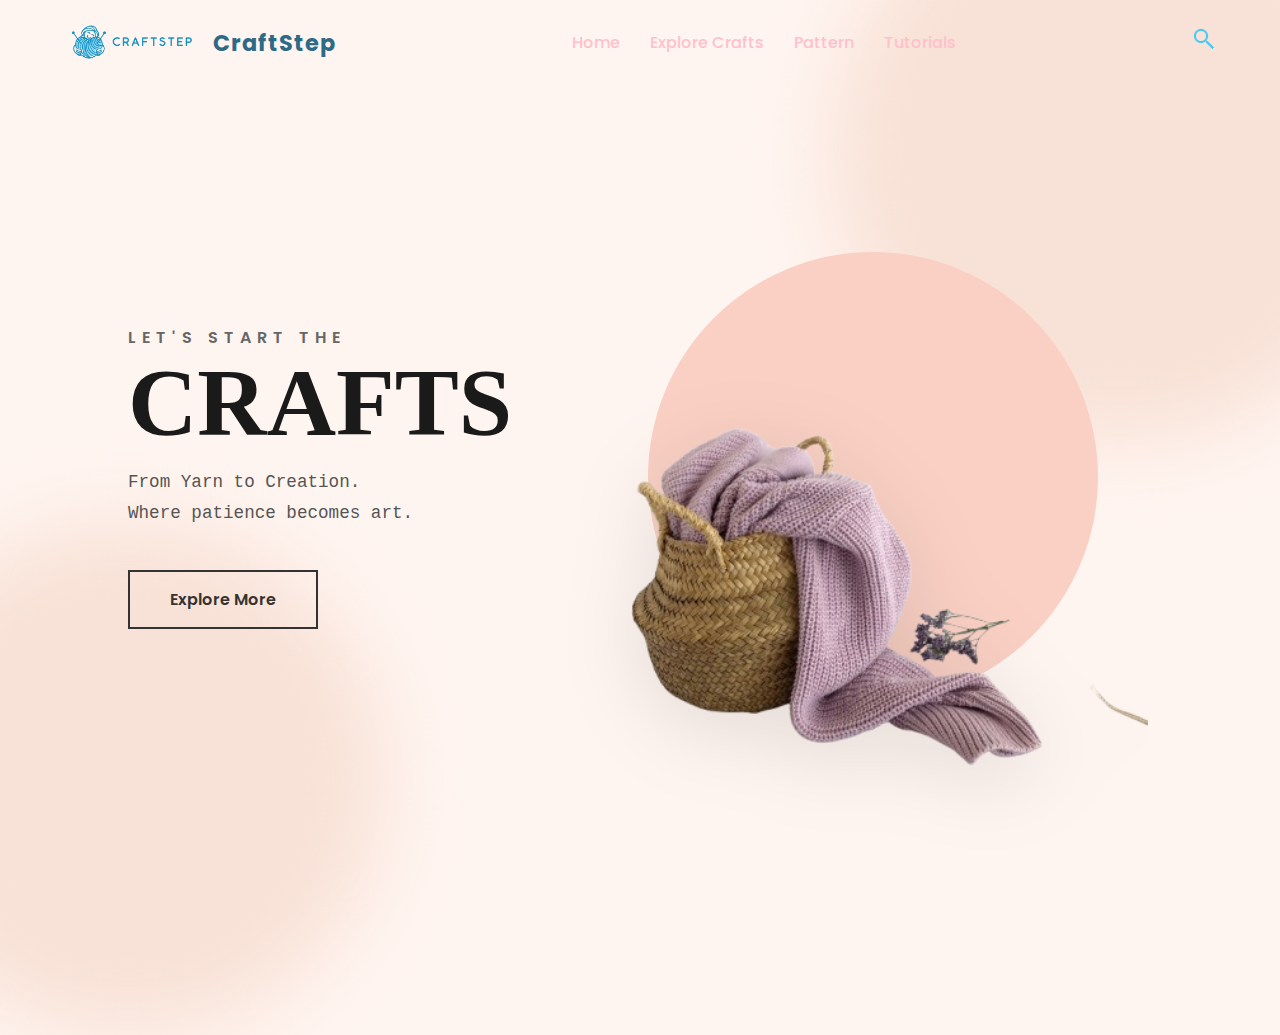
<file: index.html>
<!DOCTYPE html>
<html lang="en">
<head>
    <meta charset="UTF-8">
    <meta name="viewport" content="width=device-width, initial-scale=1.0">
    <title>Welcome to CraftStep</title>
    <link rel="stylesheet" href="landing.css">
    <link href="https://fonts.googleapis.com/css2?family=Poppins:wght@300;400;600;700&display=swap" rel="stylesheet">
</head>
<body>

    <nav>
        <div class="logo">
            <img src="logo.png" alt="Logo">
            <span>CraftStep</span>
        </div>
        <div class="nav-links">
            <a href="index.html" class="active">Home</a>
            <a href="homepage.html">Explore Crafts</a>
            <a href="homepage.html">Pattern</a>
            <a href="#">Tutorials</a>
        </div>
        <div class="search-icon">
            <img src="searcicon.png" alt="Search">
        </div>
    </nav>

    <header class="hero">
        <div class="hero-text">
            <p class="subtitle">LET'S START THE</p>
            <h1>CRAFTS</h1>
            <p class="description">
                From Yarn to Creation.<br>
                Where patience becomes art.
            </p>
            <a href="homepage.html" class="explore-btn">Explore More</a>
        </div>

        <div class="hero-visual">
            <div class="pink-circle"></div>
            <img src="crochetpic.png" alt="Crochet Basket" class="hero-img">
        </div>
    </header>

    <div class="blob-left"></div>
    <div class="blob-right"></div>
<div class="search-icon">
    <a href="homepage.html"> 
        <img src="searcicon.png" alt="Search">
    </a>
</div>

<style>
/* Add this to landing.css */
@media (max-width: 768px) {
    .hero-img {
        max-width: 250px; /* Shrink image on phone so it fits */
        margin-bottom: 20px;
    }
    .hero-text h1 {
        font-size: 3rem; /* Smaller text on phone */
    }
    .hero {
        padding: 20px;
        flex-direction: column-reverse;
        justify-content: center;
    }
}
.explore-btn {
    /* Hover Animation */
    transition: all 0.3s cubic-bezier(0.25, 0.8, 0.25, 1);
}
.explore-btn:hover {
    transform: scale(1.05);
    background: #333;
    color: white;
    box-shadow: 0 5px 15px rgba(0,0,0,0.2);
}
</style>
    
</body>
    </html>
</file>
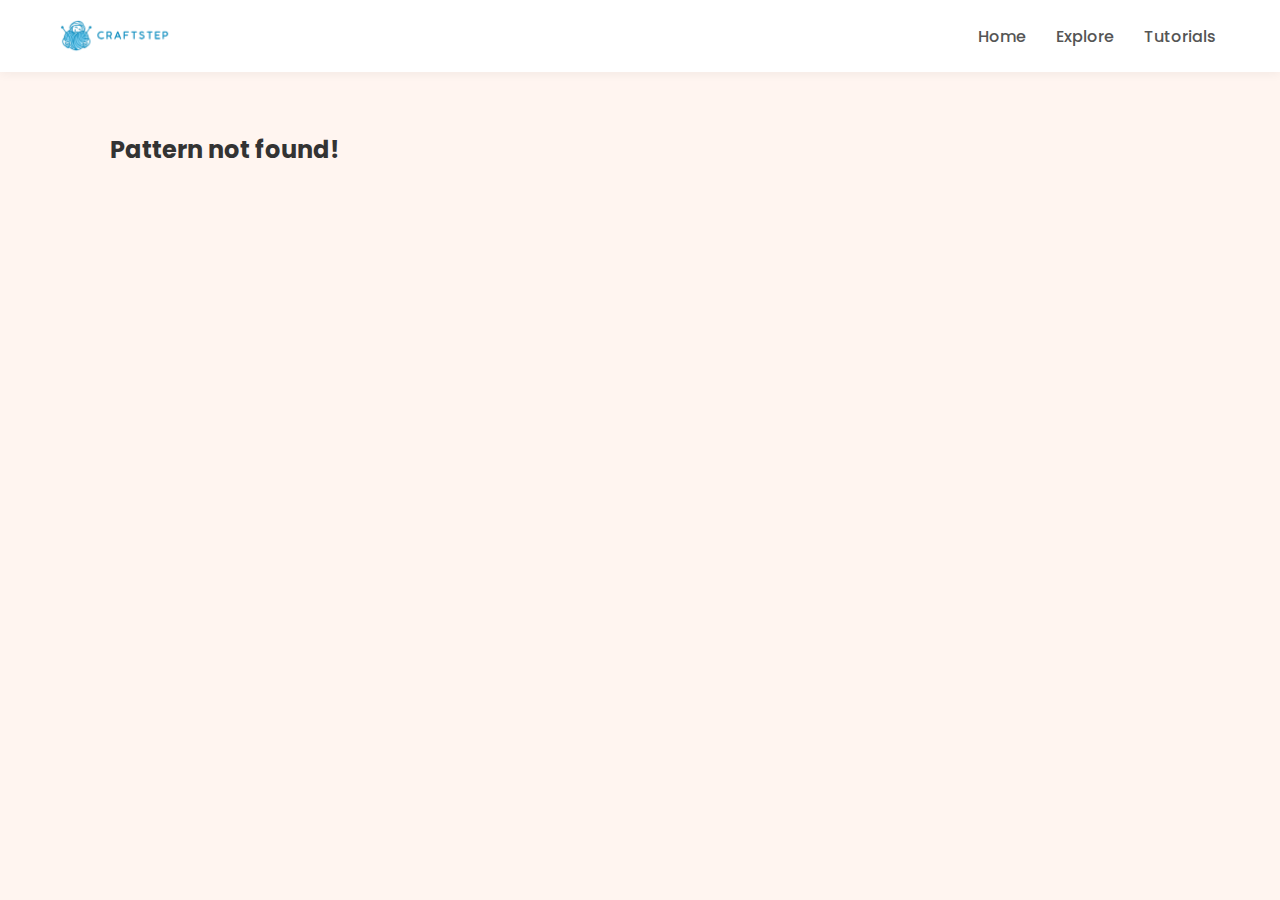
<file: pattern.html>
<!DOCTYPE html>
<html lang="en">
<head>
    <meta charset="UTF-8">
    <meta name="viewport" content="width=device-width, initial-scale=1.0">
    <title>Pattern Details | CraftStep</title>
    <link rel="stylesheet" href="homie.css">
    <link rel="stylesheet" href="pattern.css">
    <link href="https://fonts.googleapis.com/css2?family=Poppins:wght@300;400;600;700&display=swap" rel="stylesheet">
</head>
<body>

    <nav class="navbar">
        <div class="logo">
            <img src="logo.png" alt="CraftStep Logo">
            
        </div>
        <ul class="nav-links">
            <li><a href="index.html">Home</a></li>
            <li><a href="homepage.html">Explore</a></li>
            <li><a href="#">Tutorials</a></li>
        </ul>
        <div class="menu-toggle" id="mobile-menu">
            <span class="bar"></span>
            <span class="bar"></span>
            <span class="bar"></span>
        </div>
    </nav>

    <main class="pattern-container">
        
        <div class="pattern-header">
            <h1 id="p-title">Loading Pattern...</h1>
            <div class="meta-tags">
                <span id="p-difficulty" class="badge">Difficulty</span>
                <span id="p-category" class="badge" style="background:#e3f2fd; color:#1565c0;">Category</span>
                <span id="p-time" class="time-badge"> Calculating time...</span>
            </div>
        </div>

        <div class="pattern-grid">
            
            <div class="pattern-visual">
                <img id="p-image" src="" alt="Craft Preview">
            </div>

            <div class="pattern-info">
                
                <div class="info-group">
                    <h3> Materials Needed</h3>
                    <ul id="p-materials">
                        </ul>
                </div>

                <div class="info-group">
                    <h3> Tools</h3>
                    <ul id="p-tools">
                        </ul>
                </div>

                <div class="info-group">
                    <h3>Techniques Used</h3>
                    <div class="tech-tags" id="p-techs">
                        </div>
                </div>

                <div class="action-area">
                    <a href="homepage.html" class="btn-secondary"> Go Back</a>
                    <button id="start-tutorial-btn" class="btn-primary-lg">Start Tutorial </button>
                </div>
            </div>
        </div>
    </main>


    <script src="script.js"></script>
    <script>
      
        document.getElementById('mobile-menu').addEventListener('click', function() {
            document.querySelector('.nav-links').classList.toggle('active');
        });
    </script>
</body>
                    </html>
</file>
<file: homie.css>
* {
    margin: 0;
    padding: 0;
    box-sizing: border-box;
    font-family: 'Poppins', sans-serif;
}

body {
    background-color: #FFF5F0; 
    color: #333;
}

.navbar {
    display: flex;
    justify-content: space-between;
    align-items: center;
    padding: 1rem 5%;
    background: white;
    box-shadow: 0 2px 10px rgba(0,0,0,0.05);
    position: sticky;
    top: 0;
    z-index: 100;
}

.logo{
    display: flex;
    align-items: center;
    gap: 10px;
    font-weight: 600;
    font-size: 1.2rem;
    color: #2c3e50;
}

.logo img { height: 40px;
          align-items: center;
          justify-content: center;
           position: relative;
           right: 10px
          }

.nav-links {
    list-style: none;
    display: flex;
    gap: 30px;
}

.nav-links a {
    text-decoration: none;
    color: #555;
    font-weight: 500;
    transition: color 0.3s;
}

.nav-links a:hover, .nav-links a.active {
    color: #E67E22;
}


.explore-header {
    text-align: center;
    padding: 60px 20px;
  
     background-image: url(yarn.jpg);
     background-size: cover;
     filter: blur(0.1px);
    color: #fff4ec !important;
}

.explore-header h1 {
    font-size: 2.2rem;
    margin-bottom: 10px;
    color: #FFF4EC !important;
    
}
.explore-header p {
    color:#f6f6f6 !important;
}

/* --- SEARCH BAR --- */
.search-wrapper {
    margin-top: 30px;
    display: flex;
    justify-content: center;
    gap: 10px;
}

#search-input {
    padding: 12px 25px;
    width: 100%;
    max-width: 500px;
    border: 2px solid #ddd;
    border-radius: 30px;
    font-size: 1rem;
    transition: all 0.3s;
}

#search-input:focus {
    border-color: #E67E22;
    outline: none;
    box-shadow: 0 0 10px rgba(230, 126, 34, 0.2);
}

.search-btn {
    background: #E67E22;
    border: none;
    border-radius: 50%;
    width: 48px;
    height: 48px;
    cursor: pointer;
    display: flex;
    align-items: center;
    justify-content: center;
    transition: transform 0.2s;
}

.search-btn:hover {
    transform: scale(1.1);
}

.search-btn img {
    width: 20px;
    filter: brightness(0) invert(1); 
}

main {
    padding: 40px 5%;
    min-height: 60vh;
}

.card-container {
    display: grid;
   
    grid-template-columns: repeat(auto-fit, minmax(280px, 1fr));
    gap: 30px;
}


.card {
    background: white;
    border-radius: 15px;
    overflow: hidden;
    box-shadow: 0 10px 20px rgba(0,0,0,0.05);
    transition: transform 0.3s ease, box-shadow 0.3s ease;
    display: flex;
    flex-direction: column;
}

.card:hover {
    transform: translateY(-8px);
    box-shadow: 0 15px 30px rgba(0,0,0,0.1);
}

.card-img {
    height: 220px;
    background-size: cover;
    background-position: center;
    border-bottom: 1px solid #eee;
}

.card-info {
    padding: 20px;
    text-align: center;
    flex-grow: 1;
    display: flex;
    flex-direction: column;
    justify-content: space-between;
}

.card-info h3 {
    margin-bottom: 5px;
    font-size: 1.2rem;
    color: #2c3e50;
}

.badge {
    background: #FFF3E0;
    color: #E67E22;
    padding: 4px 12px;
    border-radius: 20px;
    font-size: 0.8rem;
    font-weight: 600;
    display: inline-block;
    margin-bottom: 10px;
}

.btn-primary {
    display: block;
    width: 100%;
    padding: 12px;
    background: #2c3e50;
    color: white;
    text-decoration: none;
    border-radius: 8px;
    font-weight: 600;
    transition: background 0.3s;
}

.btn-primary:hover {
    background: #34495e;
}


footer {
    text-align: center;
    padding: 20px;
    background: white;
    margin-top: 50px;
    color: #777;
}

.menu-toggle {
    display: none;
    flex-direction: column;
    cursor: pointer;
    gap: 5px;
}

.bar {
    width: 25px;
    height: 3px;
    background-color: #333;
}

@media (max-width: 768px) {
    .menu-toggle { display: flex; }
    
    .nav-links {
        display: none;
        flex-direction: column;
        width: 100%;
        position: absolute;
        top: 70px;
        left: 0;
        background: white;
        padding: 20px 0;
        text-align: center;
        box-shadow: 0 5px 10px rgba(0,0,0,0.1);
    }
    
    .nav-links.active { display: flex; }
    
    .explore-header h1 { font-size: 1.8rem; }
    }
</file>
<file: pattern.css>
/* pattern.css */
body {
    background-color: #FFF5F0;
    font-family: 'Poppins', sans-serif;
}

.pattern-container {
    max-width: 1100px;
    margin: 40px auto;
    padding: 20px;
}

.pattern-header {
    text-align: center;
    margin-bottom: 40px;
}

.pattern-header h1 {
    font-size: 2.5rem;
    color: #2c3e50;
    margin-bottom: 10px;
}

.time-badge {
    background: #FFE4D6;
    color: #E67E22;
    padding: 5px 15px;
    border-radius: 20px;
    font-weight: 600;
    display: inline-block;
}

.pattern-grid {
    display: grid;
    grid-template-columns: 1fr 1.2fr;
    gap: 40px;
    background: white;
    padding: 30px;
    border-radius: 20px;
    box-shadow: 0 10px 30px rgba(0,0,0,0.05);
}

.pattern-visual img {
    width: 100%;
    height: 100%;
    object-fit: cover;
    border-radius: 15px;
    max-height: 500px;
}

.pattern-info h3 {
    font-size: 1.2rem;
    color: #333;
    margin-bottom: 15px;
    border-bottom: 2px solid #FFF5F0;
    padding-bottom: 5px;
}

.info-group {
    margin-bottom: 30px;
}

.info-group ul {
    list-style: none;
    padding-left: 10px;
}

.info-group ul li {
    margin-bottom: 8px;
    color: #555;
    display: flex;
    align-items: center;
}

.info-group ul li::before {
    content: "•";
    color: #E67E22;
    font-weight: bold;
    display: inline-block;
    width: 1em;
}

.tech-tags {
    display: flex;
    flex-wrap: wrap;
    gap: 10px;
}

.tech-tags span {
    background: #f0f2f5;
    padding: 6px 12px;
    border-radius: 8px;
    font-size: 0.9rem;
    color: #555;
}

.btn-primary-lg {
    width: 100%;
    padding: 15px;
    background-color: #E67E22;
    color: white;
    border: none;
    border-radius: 10px;
    font-size: 1.1rem;
    font-weight: 600;
    cursor: pointer;
    transition: transform 0.2s, box-shadow 0.2s;
}

.btn-primary-lg:hover {
    transform: translateY(-2px);
    box-shadow: 0 5px 15px rgba(230, 126, 34, 0.4);
}

.btn-secondary {
    text-decoration: none;
    color: #777;
    font-weight: 500;
    display: inline-block;
    margin-right: 20px;
}

/* Mobile */
@media (max-width: 768px) {
    .pattern-grid {
        grid-template-columns: 1fr;
    }
}
</file>
<file: landing.css>
/* --- RESET --- */
* {
    margin: 0;
    padding: 0;
    box-sizing: border-box;
    font-family: 'Poppins', sans-serif;
}

body {
    background-color: #FFF5F0;
    overflow-x: hidden;
    height: 100vh;
    position: relative;
    display: flex;
    flex-direction: column;
}


nav {
    display: flex;
    justify-content: space-between;
    align-items: center;
    padding: 20px 5%;
    position: relative;
    z-index: 100;
    
}

.logo {
    display: flex;
    align-items: center;
    gap: 10px;
    font-weight: 700;
    font-size: 1.4rem;
    color: #2D6A86;
    letter-spacing: 1px;
}

.logo img {
    height: 45px;
}

.nav-links {
    display: flex;
    gap: 30px;
}

.nav-links a {
    text-decoration: none;
    color:pink;
    font-size: 1rem;
    font-weight: 500;
    transition: color 0.3s;
}

.nav-links a:hover {
    color: #E67E22;
}

.search-icon img {
    height: 24px;
    opacity: 0.7;
    cursor: pointer;
    transition: transform 0.2s;
}

.search-icon img:hover {
    transform: scale(1.1);
    opacity: 1;
}


.hero {
    display: flex;
    align-items: center;
    justify-content: space-between;
    padding: 0 10%;
    flex: 1;
    position: relative;
    z-index: 10;
}


.hero-text {
    flex: 1;
    z-index: 5;
}

.subtitle {
    letter-spacing: 6px;
    font-size: 1rem;
    margin-bottom: 10px;
    text-transform: uppercase;
    color: #666;
    font-weight: 600;
}

h1 {
    font-family: 'Playfair Display', serif; 
    font-size: 6rem;
    font-weight: 700;
    margin-bottom: 20px;
    color: #1a1a1a;
    line-height: 0.9;
}

.description {
    color: #555;
    margin-bottom: 40px;
    line-height: 1.8;
    font-size: 1.1rem;
    max-width: 400px;
    font-family: 'Courier New', monospace; 
}

.explore-btn {
    display: inline-block;
    padding: 15px 40px;
    border: 2px solid #333;
    text-decoration: none;
    color: #333;
    font-weight: 600;
    font-size: 1rem;
    transition: all 0.3s ease;
    background: transparent;
}

.explore-btn:hover {
    background: #333;
    color: white;
    box-shadow: 0 10px 20px rgba(0,0,0,0.15);
    transform: translateY(-3px);
}


.hero-visual {
    flex: 1.2;
    position: relative;
    display: flex;
    justify-content: center;
    align-items: center;
}

.hero-img {
    width: 100%;
    max-width: 550px; 
    z-index: 2;
    position: relative;
    filter: drop-shadow(0 20px 40px rgba(0,0,0,0.1));
}

.pink-circle {
    position: absolute;
    width: 450px;
    height: 450px;
    background-color: #FAD0C4; /* Darker Pink Circle behind image */
    border-radius: 50%;
    z-index: 1;
    top: 50%;
    left: 50%;
    transform: translate(-50%, -50%);
}


.blob-left {
    position: absolute;
    bottom: -15%;
    left: -10%;
    width: 40vw;
    height: 40vw;
    background-color: #F8E1D6;
    border-radius: 50%;
    z-index: 1;
    filter: blur(40px);
}

.blob-right {
    position: absolute;
    top: -15%;
    right: -10%;
    width: 45vw;
    height: 45vw;
    background-color: #F8E1D6;
    border-radius: 50%;
    z-index: 1;
    filter: blur(40px);
}


.menu-toggle {
    display: none;
    flex-direction: column;
    cursor: pointer;
    gap: 5px;
}

.bar {
    width: 25px;
    height: 3px;
    background-color: #333;
}

@media (max-width: 900px) {
    h1 { font-size: 4rem; }
    .hero-img { max-width: 400px; }
    .pink-circle { width: 300px; height: 300px; }
}

@media (max-width: 768px) {
    nav { padding: 15px 20px; }
    
    .menu-toggle { display: flex; }
    
    .nav-links {
        display: none;
        flex-direction: column;
        position: absolute;
        top: 70px;
        left: 0;
        width: 100%;
        background: white;
        padding: 20px;
        box-shadow: 0 5px 15px rgba(0,0,0,0.1);
        text-align: center;
    }

    .nav-links.active { display: flex; }

    .hero {
        flex-direction: column-reverse; 
        justify-content: center;
        text-align: center;
        padding-top: 20px;
    }

    .hero-text {
        margin-top: 30px;
    }

    h1 { font-size: 3.5rem; }
    
    .description { margin: 0 auto 30px auto; }

    .hero-img { max-width: 280px; }
    .pink-circle { width: 220px; height: 220px; }
    
    .blob-left, .blob-right { opacity: 0.5; }
        }
</file>
